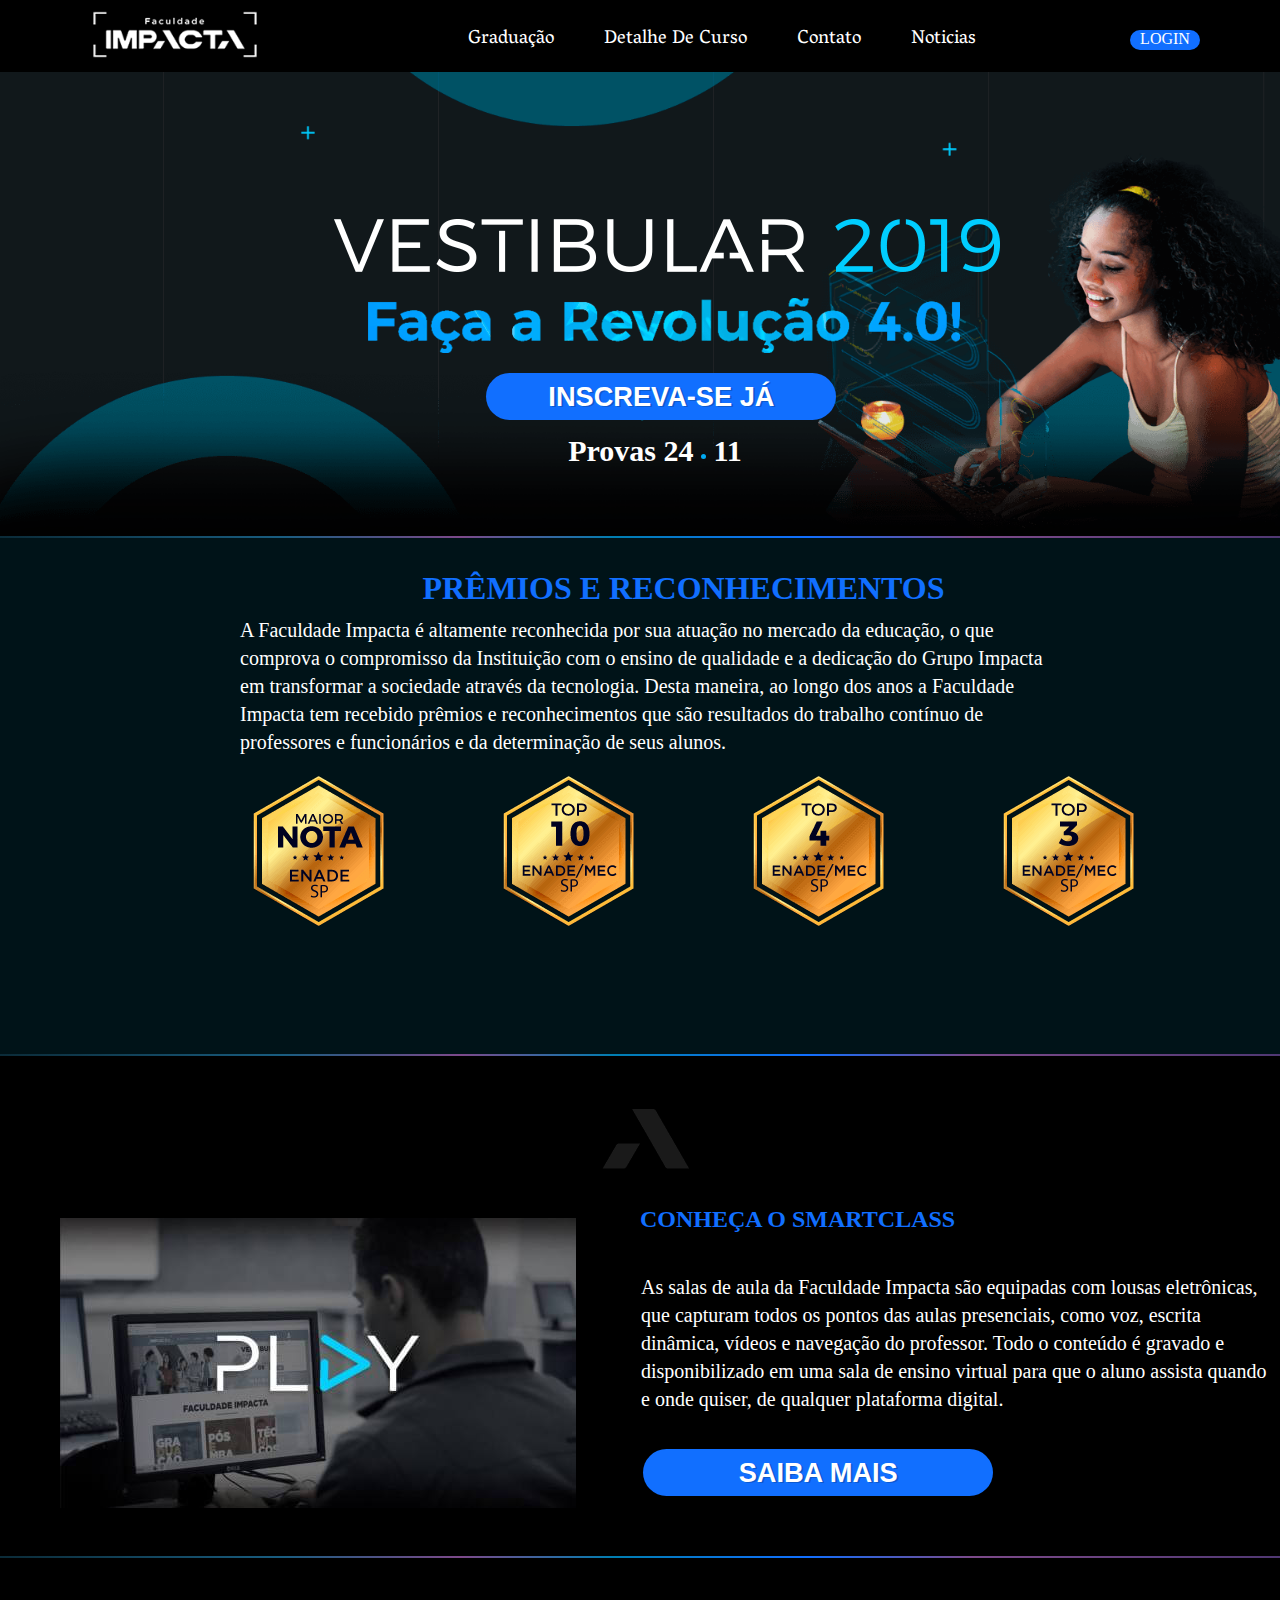
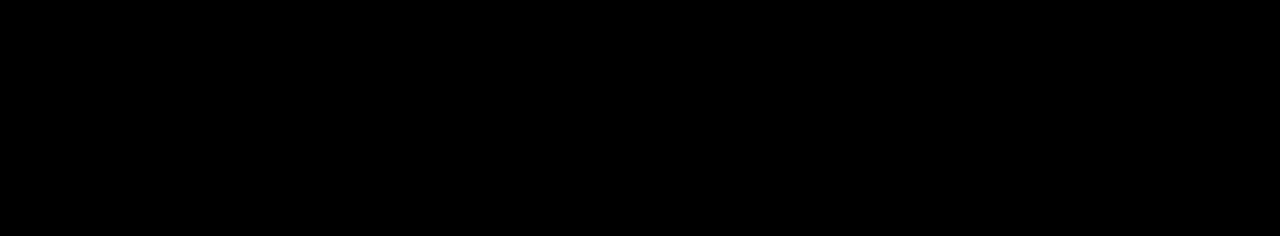
<file: lms/site_lms/templates/index.html>
<!DOCTYPE html>
<html>
<head>
	<link rel="stylesheet" type="text/css" href="../static/estilo.css">
	<title>Faculdade Impacta</title>
	<link rel="shortcut icon" type="image/png" href="../static/iconfacul.png">
	<link href="https://fonts.googleapis.com/css?family=Vesper+Libre" rel="stylesheet">
		
<meta charset="utf-8">


</head>
<body>
	<header>
	<nav >
		<div class= "barra-header">
			<a href="index"><img class="img-header" src="../static/logo-branco.png"></a>

			<ul>
				<li><a class = "a-header" href="lista_curso" >Graduação</a></li>
				<li><a class = "a-header" href="detalhe">Detalhe de Curso</a></li>
				<li><a class = "a-header" href="disciplina">Contato</a></li>
				<li><a class = "a-header" href="noticias">Noticias</a></li>
										
			</ul>
			<div class="teste"><a class="login" href="#">Login</a></div>
		</div>
		</nav>
	
	</header>

	<br>
	<br>
 
	<div class="banner">
	<div class="txt-banner1">
				<img src="../static/vestibular_2019.png">
			</div>
			<button class="btn-inscreva" > <a href="lista_curso">INSCREVA-SE JÁ </a></button>
		<img  class ="banner-index" src="../static/banner1.png">
		<div>
		<h2 class="titulo-2-index">
			Provas 24 
			<span class="ponto-index"></span>
			11
		</h2>
	</div>
	<br>
</div>

	<div class="segundo">
		<h1 class="titulo-premios">PRÊMIOS E RECONHECIMENTOS</h1>

		<p class="conteudo-premios">A Faculdade Impacta é altamente reconhecida por sua atuação no mercado da educação, o que comprova o compromisso da Instituição com o ensino de qualidade e a dedicação do Grupo Impacta em transformar a sociedade através da tecnologia.
                Desta maneira, ao longo dos anos a Faculdade Impacta tem recebido prêmios e reconhecimentos que são resultados do trabalho contínuo de professores e funcionários e da determinação de seus alunos. 
            </p>

            <div class="box-1-premios">
            	<img src="../static/simbolo1.png">
            </div>

            <div class="box-2-premios">
				<img src="../static/simbolo2.png">            
            </div>

            <div class="box-3-premios">
				<img src="../static/simbolo3.png">            	
            </div>

            <div class="box-4-premios">
            	<img src="../static/simbolo4.png">
            </div>


	</div>

			<div class="smart">
				<img class="logo-compacto" src="../static/logo-compacto.png">

				<div class="imagem-smart">
					<img src="../static/smart.jpg">
				</div>

				<div class="conteudo-smart">
					<h2 class="titulo-smart">CONHEÇA O SMARTCLASS</h2>

					<p class="p-smart">As salas de aula da Faculdade Impacta são equipadas com lousas eletrônicas, que capturam todos os pontos das aulas presenciais, como voz, escrita dinâmica, vídeos e navegação do professor. Todo o conteúdo é gravado e disponibilizado em uma sala de ensino virtual para que o aluno assista quando e onde quiser, de qualquer plataforma digital.</p>

					<button class="btn-saiba" > <a href="#">SAIBA MAIS </a></button>
				</div>
			</div>




		<!-- ----------------------------------------------------------------------------------------- -->
		<div class="ribbon">
			
		</div>

		<div class="ribbon2">
			
		</div>

		<div class="ribbon3">
			
		</div>

		<footer>TESTE3</footer>
</body>
</html>
</file>
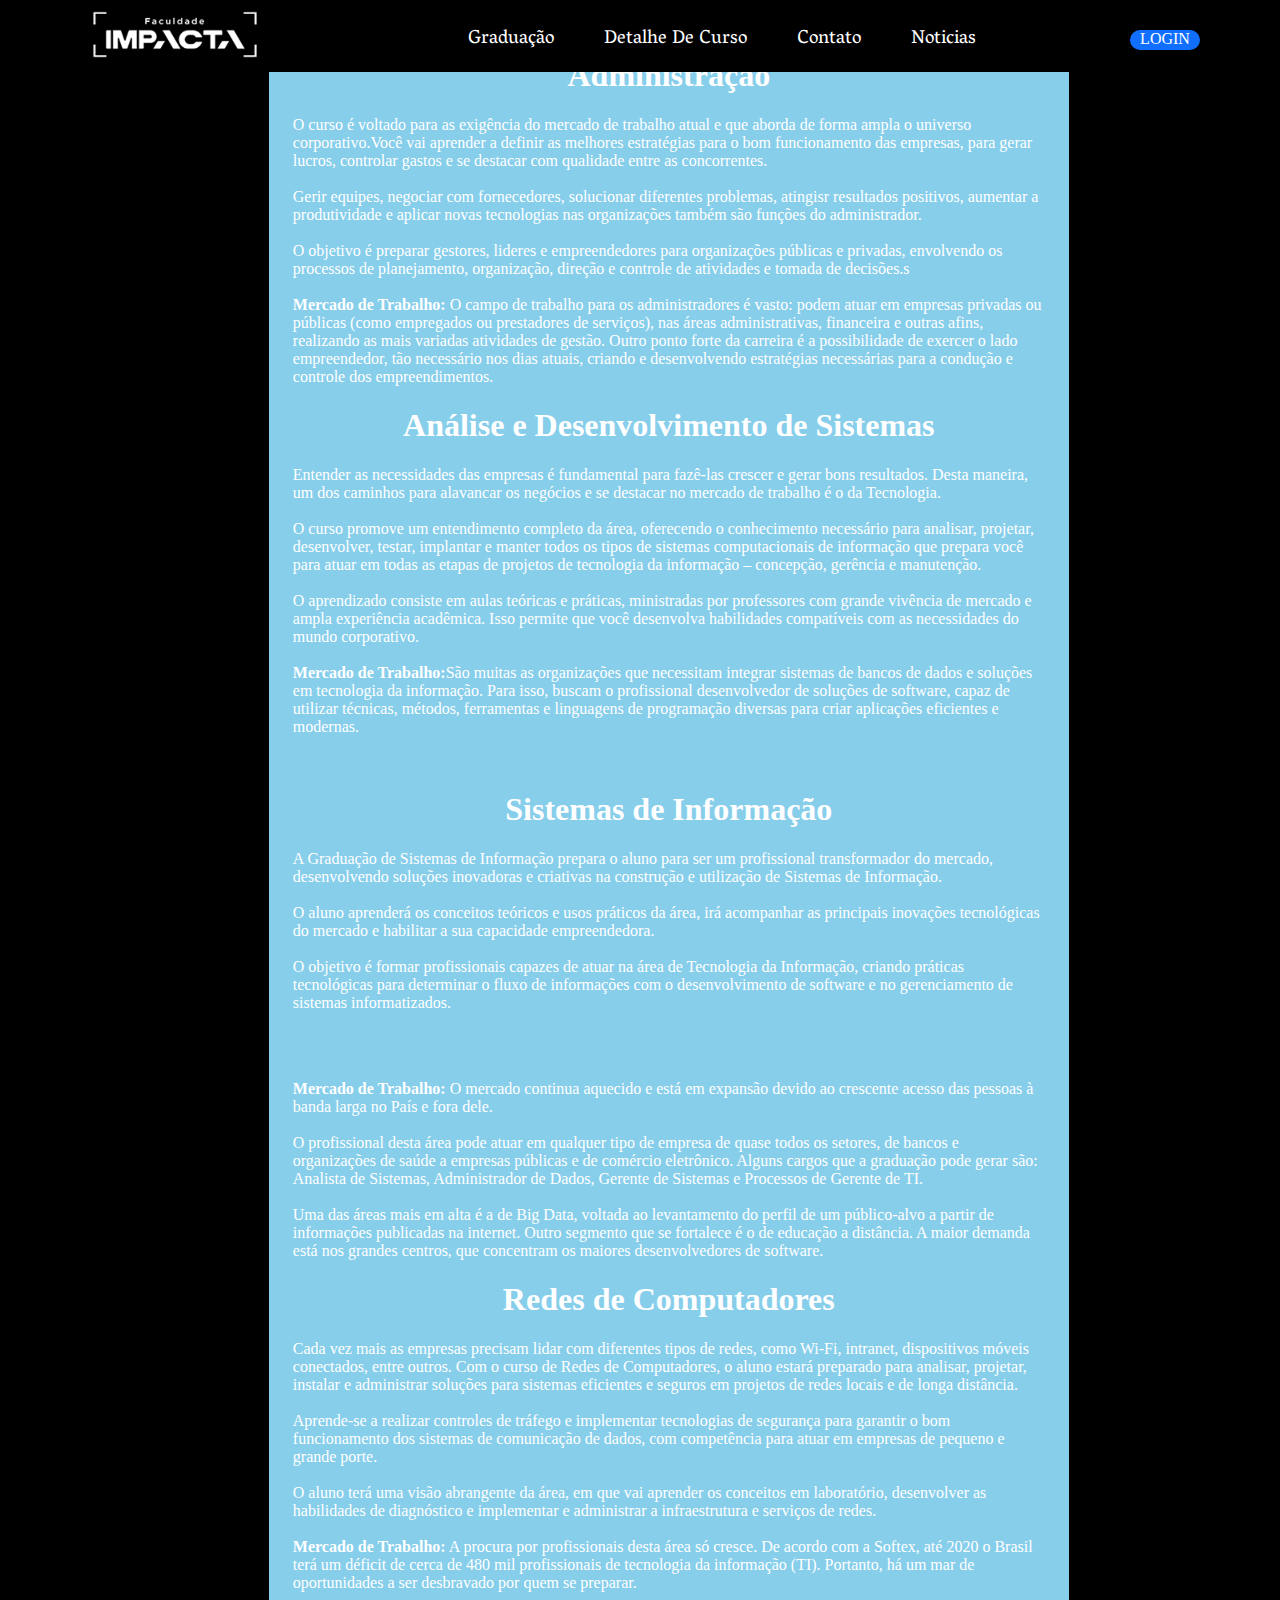
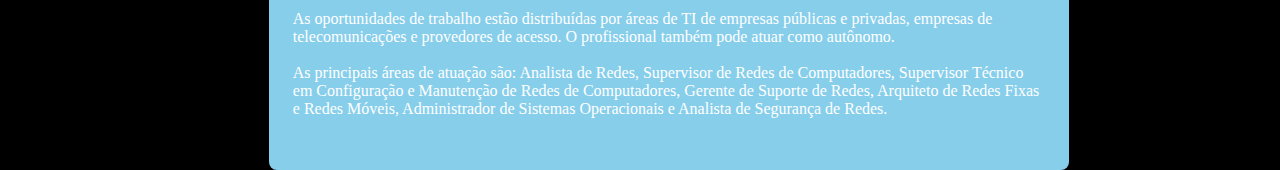
<file: lms/site_lms/templates/detalhe.html>
<!DOCTYPE html>
<html>
<head>
	<link rel="stylesheet" type="text/css" href="../static/estilo.css">
	<title>Detalhe</title>
	<link rel="shortcut icon" type="image/png" href="../static/iconfacul.png">
	<link href="https://fonts.googleapis.com/css?family=Vesper+Libre" rel="stylesheet">
		<meta charset="utf-8">
</head>
<body>
<header>
	<nav >
		<div class= "barra-header">
			<a href="index"><img class="img-header" src="../static/logo-branco.png"></a>

			<ul>
				<li><a class = "a-header" href="lista_curso" >Graduação</a></li>
				<li><a class = "a-header" href="detalhe">Detalhe de Curso</a></li>
				<li><a class = "a-header" href="disciplina">Contato</a></li>
				<li><a class = "a-header" href="noticias">Noticias</a></li>
										
			</ul>
			<div class="teste"><a class="login" href="#">Login</a></div>
		</div>
		</nav>
	
	</header>
	
	<br>
	<br>

	<div class="fundo">
		<h1>Administração</h1>
		<p>O curso é voltado para as exigência do mercado de trabalho atual e que aborda de forma ampla o universo corporativo.Você vai aprender a definir as melhores estratégias para o bom funcionamento das empresas, para gerar lucros, controlar gastos e se destacar com qualidade entre as concorrentes.
<br>
<br>
 	    Gerir equipes, negociar com fornecedores, solucionar diferentes problemas, atingisr resultados positivos, aumentar a produtividade e aplicar novas tecnologias nas organizações também são funções do administrador. 
<br>
<br>
        O objetivo é preparar gestores, lideres e empreendedores para organizações públicas e privadas, envolvendo os processos de planejamento, organização, direção e controle de atividades e tomada de decisões.s
<br>
<br>
        <b>Mercado de Trabalho:</b> O campo de trabalho para os administradores é vasto: podem atuar em empresas privadas ou públicas (como empregados ou prestadores de serviços), nas áreas administrativas, financeira e outras afins, realizando as mais variadas atividades de gestão. Outro ponto forte da carreira é a possibilidade de exercer o lado empreendedor, tão necessário nos dias atuais, criando e desenvolvendo estratégias necessárias para a condução e controle dos empreendimentos.

<br>

		<h1>Análise e Desenvolvimento de Sistemas</h1>
		<p>Entender as necessidades das empresas é fundamental para fazê-las crescer e gerar bons resultados. Desta maneira, um dos caminhos para alavancar os negócios e se destacar no mercado de trabalho é o da Tecnologia.
<br>
<br>
        O curso promove um entendimento completo da área, oferecendo o conhecimento necessário para analisar, projetar, desenvolver, testar, implantar e manter todos os tipos de sistemas computacionais de informação que prepara você  para atuar em todas as etapas de projetos de tecnologia da informação – concepção, gerência e manutenção.
<br>
<br>
        O aprendizado consiste em aulas teóricas e práticas, ministradas por professores com grande vivência de mercado e ampla experiência acadêmica. Isso permite que você desenvolva habilidades compatíveis com as necessidades do mundo corporativo.<br><br> 

	    <b>Mercado de Trabalho:</b>São muitas as organizações que necessitam integrar sistemas de bancos de dados e soluções em tecnologia da informação. Para isso, buscam o profissional desenvolvedor de soluções de software, capaz de utilizar técnicas, métodos, ferramentas e linguagens de programação diversas para criar aplicações eficientes e modernas.</p>
<br>

		<h1>Sistemas de Informação</h1>
		<p>A Graduação de Sistemas de Informação prepara o aluno para ser um profissional transformador do mercado, desenvolvendo soluções inovadoras e criativas na construção e utilização de Sistemas de Informação.
<br>
<br>
        O aluno aprenderá os conceitos teóricos e usos práticos da área, irá acompanhar as principais inovações tecnológicas do mercado e habilitar a sua capacidade empreendedora.
<br>
<br>
        O objetivo é formar profissionais capazes de atuar na área de Tecnologia da Informação, criando práticas tecnológicas para determinar o fluxo de informações com o desenvolvimento de software e no gerenciamento de sistemas informatizados.</p>
<br>
<br>

        <p><b>Mercado de Trabalho:</b> O mercado continua aquecido e está em expansão devido ao crescente acesso das pessoas à banda larga no País e fora dele.
<br>
<br>

        O profissional desta área pode atuar em qualquer tipo de empresa de quase todos os setores, de bancos e organizações de saúde a empresas públicas e de comércio eletrônico. Alguns cargos que a graduação pode gerar são: Analista de Sistemas, Administrador de Dados, Gerente de Sistemas e Processos de Gerente de TI.
<br>
<br>
        Uma das áreas mais em alta é a de Big Data, voltada ao levantamento do perfil de um público-alvo a partir de informações publicadas na internet. Outro segmento que se fortalece é o de educação a distância. A maior demanda está nos grandes centros, que concentram os maiores desenvolvedores de software.</p>

		<h1>Redes de Computadores</h1>
		<p>Cada vez mais as empresas precisam lidar com diferentes tipos de redes, como Wi-Fi, intranet, dispositivos móveis conectados, entre outros. Com o curso de Redes de Computadores, o aluno estará preparado para analisar, projetar, instalar e administrar soluções para sistemas eficientes e seguros em projetos de redes locais e de longa distância.
<br>
<br>
        Aprende-se a realizar controles de tráfego e implementar tecnologias de segurança para garantir o bom funcionamento dos sistemas de comunicação de dados, com competência para atuar em empresas de pequeno e grande porte.
<br>
<br>
        O aluno terá uma visão abrangente da área, em que vai aprender os conceitos em laboratório, desenvolver as habilidades de diagnóstico e implementar e administrar a infraestrutura e serviços de redes.
<br>
<br>
        <b>Mercado de Trabalho:</b> A procura por profissionais desta área só cresce. De acordo com a Softex, até 2020 o Brasil terá um déficit de cerca de 480 mil profissionais de tecnologia da informação (TI). Portanto, há um mar de oportunidades a ser desbravado por quem se preparar.
<br>
<br>
        As oportunidades de trabalho estão distribuídas por áreas de TI de empresas públicas e privadas, empresas de telecomunicações e provedores de acesso. O profissional também pode atuar como autônomo.
<br>
<br>
        As principais áreas de atuação são: Analista de Redes, Supervisor de Redes de Computadores, Supervisor Técnico em Configuração e Manutenção de Redes de Computadores, Gerente de Suporte de Redes, Arquiteto de Redes Fixas e Redes Móveis, Administrador de Sistemas Operacionais e Analista de Segurança de Redes.</p>
<br>
<br>        
	</div>

</body>
</html>
</file>
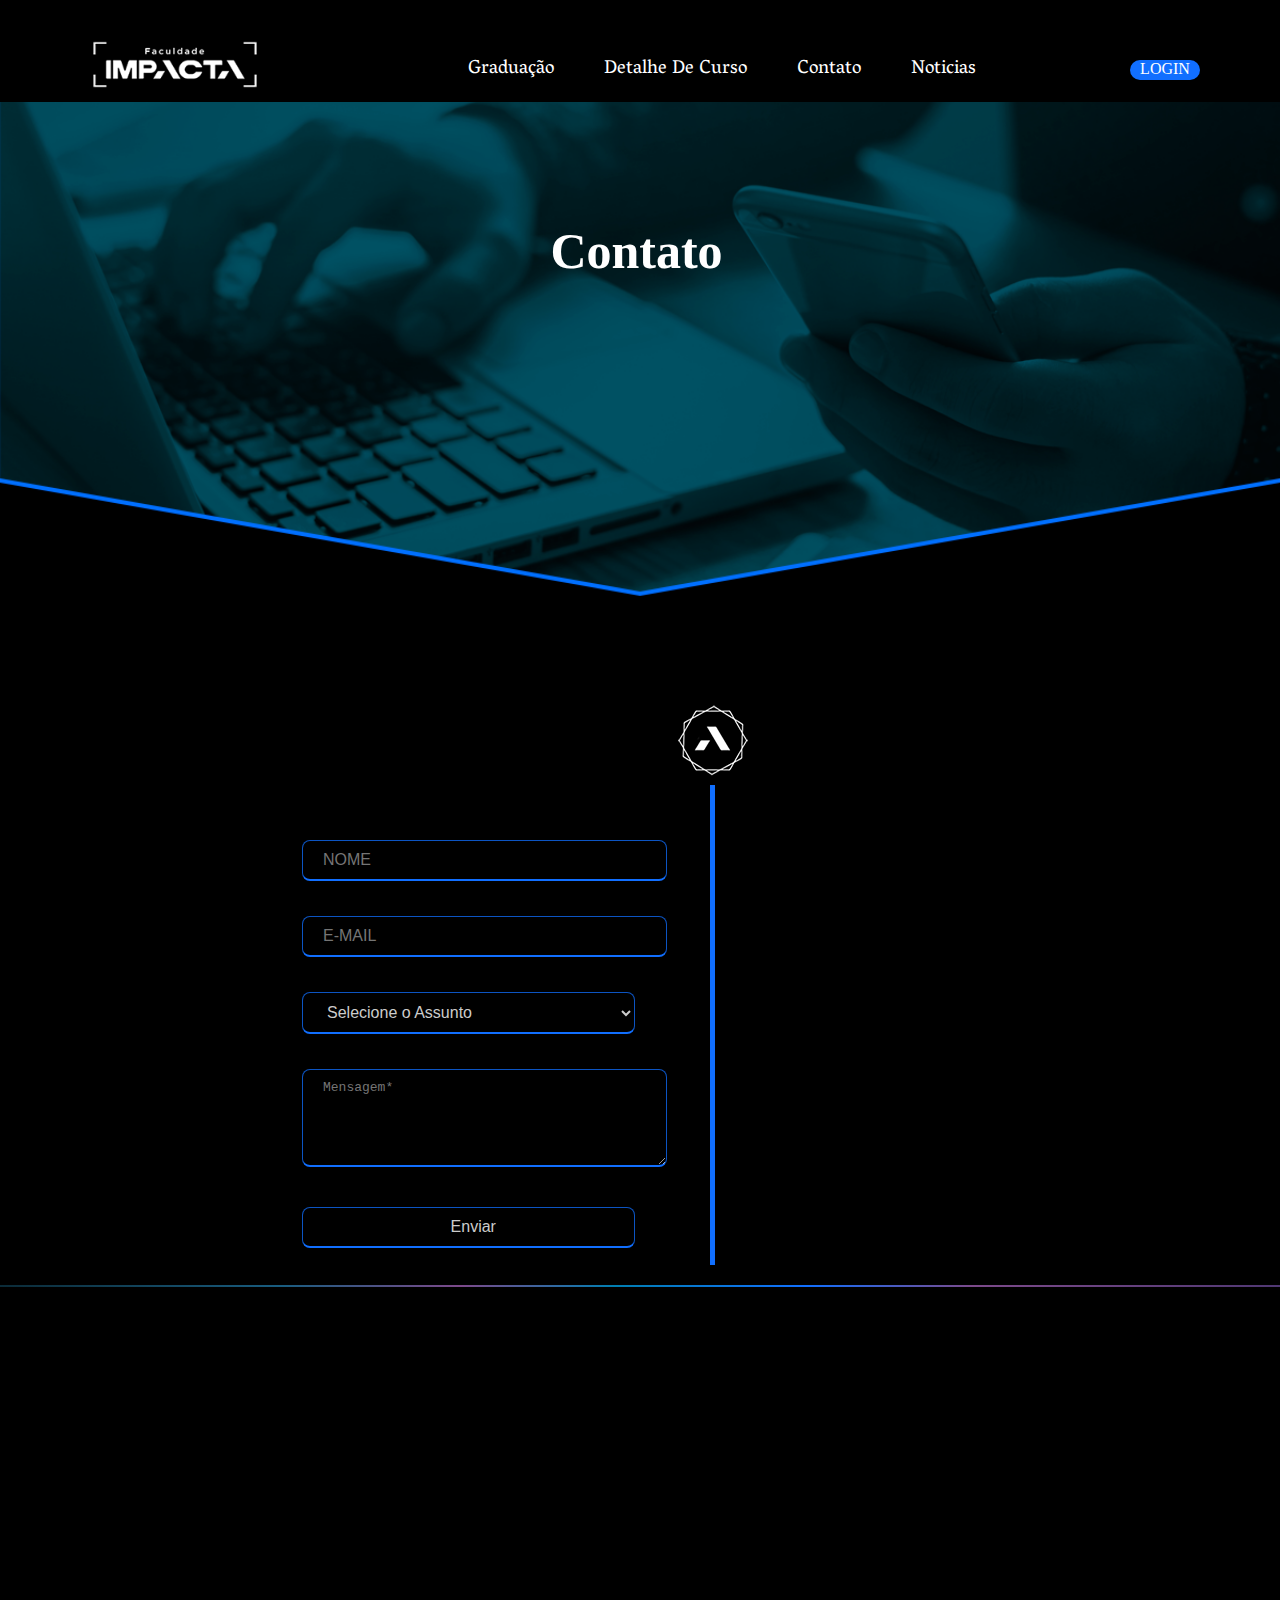
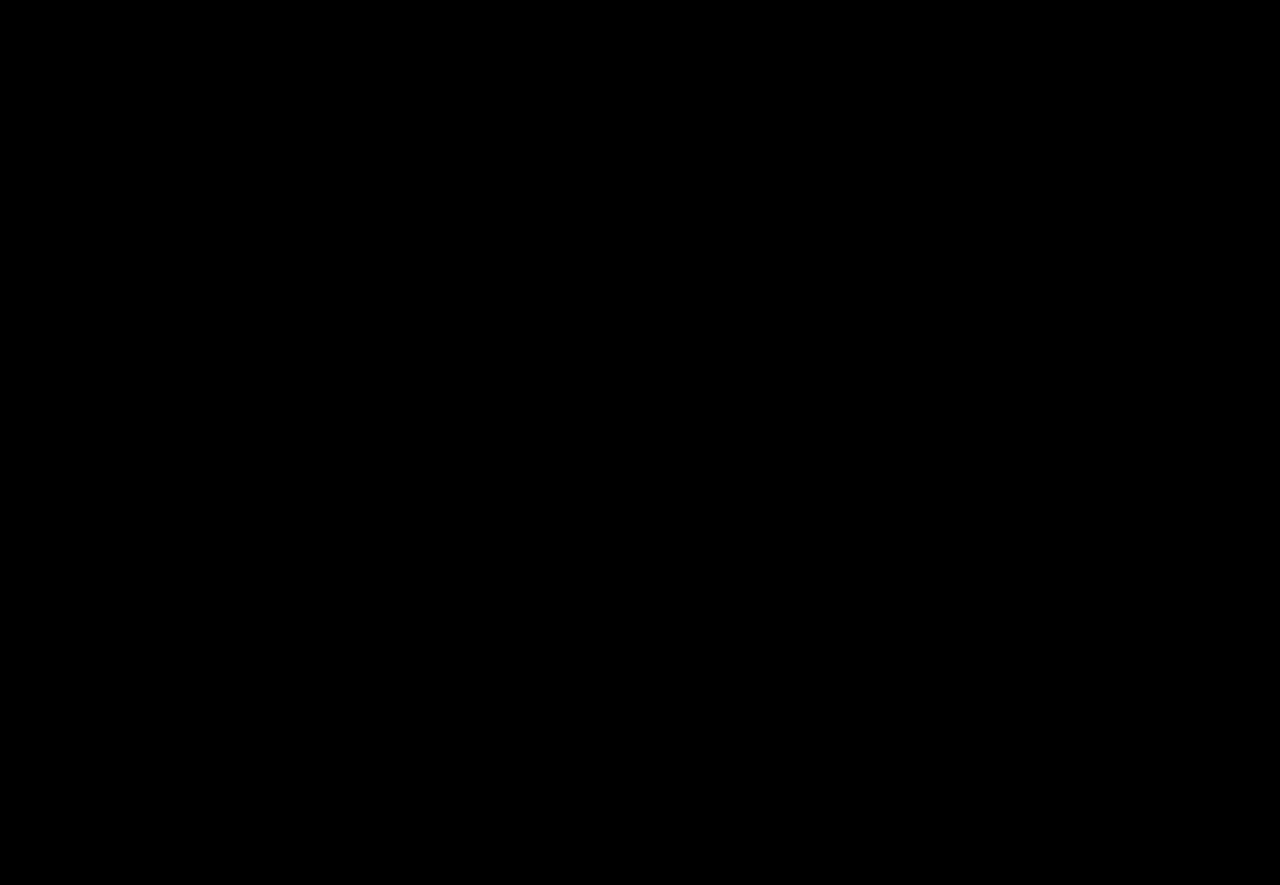
<file: lms/site_lms/templates/disciplina.html>
<!DOCTYPE html>
<html>
<head>
	<link rel="stylesheet" type="text/css" href="../static/estilo.css">
	<title>Disciplinas</title>
	<link rel="shortcut icon" type="image/png" href="../static/iconfacul.png">
	<link href="https://fonts.googleapis.com/css?family=Vesper+Libre" rel="stylesheet">
		<meta charset="utf-8">
</head>
<body>
	<header>
	<nav >
		<div class= "barra-header">
			<a href="index"><img class="img-header" src="../static/logo-branco.png"></a>

			<ul>
				<li><a class = "a-header" href="lista_curso" >Graduação</a></li>
				<li><a class = "a-header" href="detalhe">Detalhe de Curso</a></li>
				<li><a class = "a-header" href="disciplina">Contato</a></li>
				<li><a class = "a-header" href="noticias">Noticias</a></li>
										
			</ul>
			<div class="teste"><a class="login" href="#">Login</a></div>
		</div>
		</nav>
	
	</header>
	
	
		<div class="banner-contato"> 
			<img src="../static/contato.png"> 
			<h2 class="titulo-contato"> Contato </h2>
		</div>
		
		<div> 
			<img class="logo-meio-contato" src="../static/logo-pag-contato.png">
		</div>
		
		<div> 
			<form class="form-contato"> 
				<input type="text"  placeholder="NOME" >
				<br>
				<br>
				<input type="e-mial" placeholder="E-MAIL" >
				<br>
				<br>
				<select>
					<option value> Selecione o Assunto</option>
					<option value="1">Atendimento ao cliente</option>
					<option value="2">Secretaria de Graduação</option>
					<option value="3">Secretaria de Pós Graduação</option>
					<option value="4">Financeiro</option>
					<option value="5">Ouvidoria</option>
				</select>
				<br>
				<br>
				<textarea rows="5" placeholder="Mensagem*" id="msg_contato"></textarea>
				<input class="btn-contato" type="submit" value="Enviar">
			</form>
		</div>	

		<div class="linha">

		 </div>	
	
		<div class="ribbon6">
			
		</div>


		 <footer> </footer>

</body>
</html>
</file>
<file: lms/site_lms/static/estilo.css>
body{
	margin:0px;
	background:#000;
	
}
a{
	text-decoration: none;
	color: white;
}
header{
	margin-top: -8px;
	position: absolute;
	width: 100%;
	height: 80px;		
	background: #000;
	margin-left: 0px;
	opacity: ;
	position: absolute;

}
.a-header{
	font-size: 19px;
	color: #fff;
	font-family: 'Vesper Libre', serif;
	text-align: center;
	text-decoration: none;
	    text-transform: capitalize;
}
 .barra-header ul{
	margin:3px;
	margin-left:176px;
	list-style: none;
	display: flex;
	flex-direction: row;
	justify-content: center;
	align-items: center;
	margin-top:-38px;
}
nav{
	display:inline;
	
}
.img-header{

    margin-top: 15px;
    width: 180px;
    height: 55px;
    margin-left: 85px;

}
.barra-header li{
	display: inline;
	margin-right: 50px;
	line-height: 40px;
	margin-top:-10px;
	letter-spacing: 0px;
}
.barra-header{
	height:62px;
}

.fundo{
	width: 800px;
	height: auto;
	background: #87CEEB;    	/*#ADD8E6*/
	margin-left: 21%;
	margin-top: 18px;
	border-radius: 8px;
}

h1{
	text-align: center;
	color: #000;
}
h2{
	color: #000;
	text-align: center;
}

p{
	margin-left: 3%;
	margin-right: 3%;

}
.imagem{
	width: 200px;
	margin-left: 5%;
	
}
strong{
	margin-left:15%;
	font-size: 150%
}
.btn-login{
	width:100px;
	height:auto;
	background:#0ff;
	margin-left:90%;
	margin-top:50px;
}
.login{
	color:#fff;
	text-decoration:none;
	margin-bottom:-2px;
	text-transform:uppercase;
				
}
.teste{
	background:#116fff;
	width:70px;
	height:20px;
	float:right;
	margin-right:80px;
	margin-top:-32px;
	border-radius:18px;
	text-align:center;

}

.banner{
	width: 100%;
	height: 500px;
}

.banner-index{
	width: 100%;
	height: 500px;
	margin-top: 14px;

}
.txt-banner1{
	margin-top: 180px;
	margin-left: 25%;
	position: absolute;
}
.btn-conheca{
	position: absolute;
	border-radius: 50px;
    font-size: 1.7em;
    font-weight: 700;
    padding: 10px 20px;
    border: 2px solid #00adf3;
    border-image: linear-gradient(to left, #2d72bc 0%, #00cdff 100%);
    border-image-slice: 1;
    color: #fff;
    cursor: pointer;
    background: transparent;
    display: inline-block;
    text-align: center;
    line-height: 1;
    text-shadow: 2px 1px rgba(0,0,0,.2);
    margin-top: 500px;
	margin-left: 38%;
    margin-top: 337px;

}

.btn-inscreva{
	position: absolute;
	border-radius: 50px;
    width: 350px;
    font-size: 1.7em;
    font-weight: 700;
    padding: 10px 20px;
    border: none;
    color: #fff;
    cursor: pointer;
    background: #116fff;
    display: inline-block;
    text-align: center;
    line-height: 1;
    text-shadow: 2px 1px rgba(0,0,0,.2);
     margin-top: 500px;
	margin-left: 38%;
    margin-top: 337px;
}


h1, h2, p{
	color:white ;
}


.ponto-index{
	width: 5px;
    height: 5px;
    display: inline-block;
    background: #00aaf3;
    border-radius: 50%;
    margin-bottom: 2px;
}

.titulo-2-index{
	margin-top: -120px;
	font-size: 30px;
	margin-left: 30px;
}

.segundo{
	width: 100%;
	height:  520px;
	background: #001318;
	position: absolute;
}


.titulo-premios{
	text-transform: uppercase;
    line-height: 25px;
    color: #116fff;
    font-weight: 700;
    margin-top: 40px;
    margin-left: 33%;

    position: absolute;
}

.conteudo-premios{
	color: white;
	position: absolute;
	margin-top: 80px;
	text-align: left;
	margin-left: 240px;
	margin-right: 230px;
	font-size: 20px;
	line-height: 28px;
}

.box-1-premios{
	    width: 23.5%;
    position: absolute;
    margin-left: 250px;
    margin-top: 235px;
}

.box-2-premios{
	    width: 23.5%;
    position: absolute;
    margin-left: 500px;
    margin-top: 235px;
}

.box-3-premios{
	width: 23.5%;
    position: absolute;
    margin-left: 750px;
    margin-top: 235px;
}

.box-4-premios{
	width: 23.5%;
    position: absolute;
    margin-left: 1000px;
    margin-top: 235px;	
}

.titulo-smart{
	
	color:#116fff;
	float: left;
}



.smart{
	width: 100%;
	height:  500px;
	background: #000;
	position: absolute;
	margin-top: 522px;
}
.logo-compacto{
	margin-left: 47%;
	position: absolute;
	margin-top: 50px;
}

.conteudo-smart{
	position: absolute;
	margin-left: 50%;
	margin-top: 10%;
	width: 650px;
	height: 350px;
	background: #000;
}

.p-smart{
	font-size: 20px;
	line-height: 28px;
	float: left;
	color: #fff;
	margin-left: 1px;
}

.btn-saiba{
	position: absolute;
	border-radius: 50px;
    width: 350px;
    font-size: 1.7em;
    font-weight: 700;
    padding: 10px 20px;
    border: none;
    color: #fff;
    cursor: pointer;
    background: #116fff;
    display: inline-block;
    text-align: center;
    line-height: 1;
    text-shadow: 2px 1px rgba(0,0,0,.2);
	margin-left: -48%;
	float: left;
    margin-top: 263px;
}

.imagem-smart{
	width: 200px;
	height: 300px;
	position: absolute;
	margin-top: 160px;
	margin-left: 60px;
}

footer{
	width: 100%;
	height: 300px;
	background: #000;
	margin-top: 1000px;
}

.footer-graduacao{
	width: 100%;
	height: 300px;
	background: #000;
	margin-top: 0px;
	
}

/*  pagina GRADUSÇÂO*/

.txt-graduacao{
	font-size: 17px;
	text-align: center;
}

.videos{
	width: 100%;
	height: 350px;
	background: #000;
}
.video1{
	margin-left: 35px;
	position: absolute;
	margin-top: -40px;
}
.video2{
	margin-left: 470px;
	margin-top: -40px;
	position: absolute;
}
.video3{
	margin-left: 910px;
	margin-top: -40px;
	position: absolute;	
}

/*=--=-===================================================================================*/
.ribbon{
    display: block;
    width: 100%;
    height: 2px;
    background-image: -webkit-linear-gradient(to right,#0b2b38,#195d80 22%,#7d498a 36%,#007eb1 48%,#116fff 63%,#7c4a8a 76%,#503873);
    background-image: linear-gradient(to right,#0b2b38,#195d80 22%,#7d498a 36%,#007eb1 48%,#116fff 63%,#7c4a8a 76%,#503873);
    content: '';
    -webkit-flex-shrink: 0;
    -ms-flex-negative: 0;
    flex-shrink: 0;
    position: absolute;
} 


.ribbon2{
	margin-top: 518px;
    display: block;
    width: 100%;
    height: 2px;
    background-image: -webkit-linear-gradient(to right,#0b2b38,#195d80 22%,#7d498a 36%,#007eb1 48%,#116fff 63%,#7c4a8a 76%,#503873);
    background-image: linear-gradient(to right,#0b2b38,#195d80 22%,#7d498a 36%,#007eb1 48%,#116fff 63%,#7c4a8a 76%,#503873);
    content: '';
    -webkit-flex-shrink: 0;
    -ms-flex-negative: 0;
    flex-shrink: 0;
    position: absolute;
}


.ribbon3{
	margin-top: 1020px;
    display: block;
    width: 100%;
    height: 2px;
    background-image: -webkit-linear-gradient(to right,#0b2b38,#195d80 22%,#7d498a 36%,#007eb1 48%,#116fff 63%,#7c4a8a 76%,#503873);
    background-image: linear-gradient(to right,#0b2b38,#195d80 22%,#7d498a 36%,#007eb1 48%,#116fff 63%,#7c4a8a 76%,#503873);
    content: '';
    -webkit-flex-shrink: 0;
    -ms-flex-negative: 0;
    flex-shrink: 0;
    position: absolute;
}

.ribbon4{
	margin-top: -350px;
    display: block;
    width: 100%;
    height: 2px;
    background-image: -webkit-linear-gradient(to right,#0b2b38,#195d80 22%,#7d498a 36%,#007eb1 48%,#116fff 63%,#7c4a8a 76%,#503873);
    background-image: linear-gradient(to right,#0b2b38,#195d80 22%,#7d498a 36%,#007eb1 48%,#116fff 63%,#7c4a8a 76%,#503873);
    content: '';
    -webkit-flex-shrink: 0;
    -ms-flex-negative: 0;
    flex-shrink: 0;
    position: absolute;
}

.ribbon5{
	margin-top: -300px;
    display: block;
    width: 100%;
    height: 2px;
    background-image: -webkit-linear-gradient(to right,#0b2b38,#195d80 22%,#7d498a 36%,#007eb1 48%,#116fff 63%,#7c4a8a 76%,#503873);
    background-image: linear-gradient(to right,#0b2b38,#195d80 22%,#7d498a 36%,#007eb1 48%,#116fff 63%,#7c4a8a 76%,#503873);
    content: '';
    -webkit-flex-shrink: 0;
    -ms-flex-negative: 0;
    flex-shrink: 0;
    position: absolute;
}

.ribbon6{
	margin-top: 100px;
    display: block;
    width: 100%;
    height: 2px;
    background-image: -webkit-linear-gradient(to right,#0b2b38,#195d80 22%,#7d498a 36%,#007eb1 48%,#116fff 63%,#7c4a8a 76%,#503873);
    background-image: linear-gradient(to right,#0b2b38,#195d80 22%,#7d498a 36%,#007eb1 48%,#116fff 63%,#7c4a8a 76%,#503873);
    content: '';
    -webkit-flex-shrink: 0;
    -ms-flex-negative: 0;
    flex-shrink: 0;
    position: absolute;
}

.banner-contato{
	margin-top:30px;
	background-size: cover;
    background-repeat: no-repeat;
    min-height: 600px;
    height: 95vh;
    display: flex;
    flex-direction: column;
    
}

.titulo-contato{
	position:absolute;
	margin-top:15%;
	margin-left:43%;
	font-size:50px;
}

.logo-meio-contato{
	margin-top:-180px;
	margin-left:678px;
	position:absolute;
}

.form-contato{
	margin-left:300px;
    width:350px;
    height:350px;
    line-height:30px;
    margin-top:-50px;
}

input, select, textarea, option {
    padding: 10px 10px 10px 20px;
    border-radius:8px;
    border-bottom: #ccc 1px solid;
    width: 95%;
    margin-left:2px;
    margin-top:5px;
    color: #555;
    font-size: 1em;
    font-weight: 100;
    color:#ccc;
    background:black;
    border: 1px solid rgba(17,111,255,.76);
    border-bottom: 2px solid #116fff;
 

}
.linha{

    width: 3px;
    height: 480px;
    background: #116fff;
    border-left: 2px solid #116fff;
    content: '';
    position: absolute;
    margin-left: 710px;
    margin-top: -400px;

 }

 .btn-contato{
 	margin-top:30px;
 }
</file>
